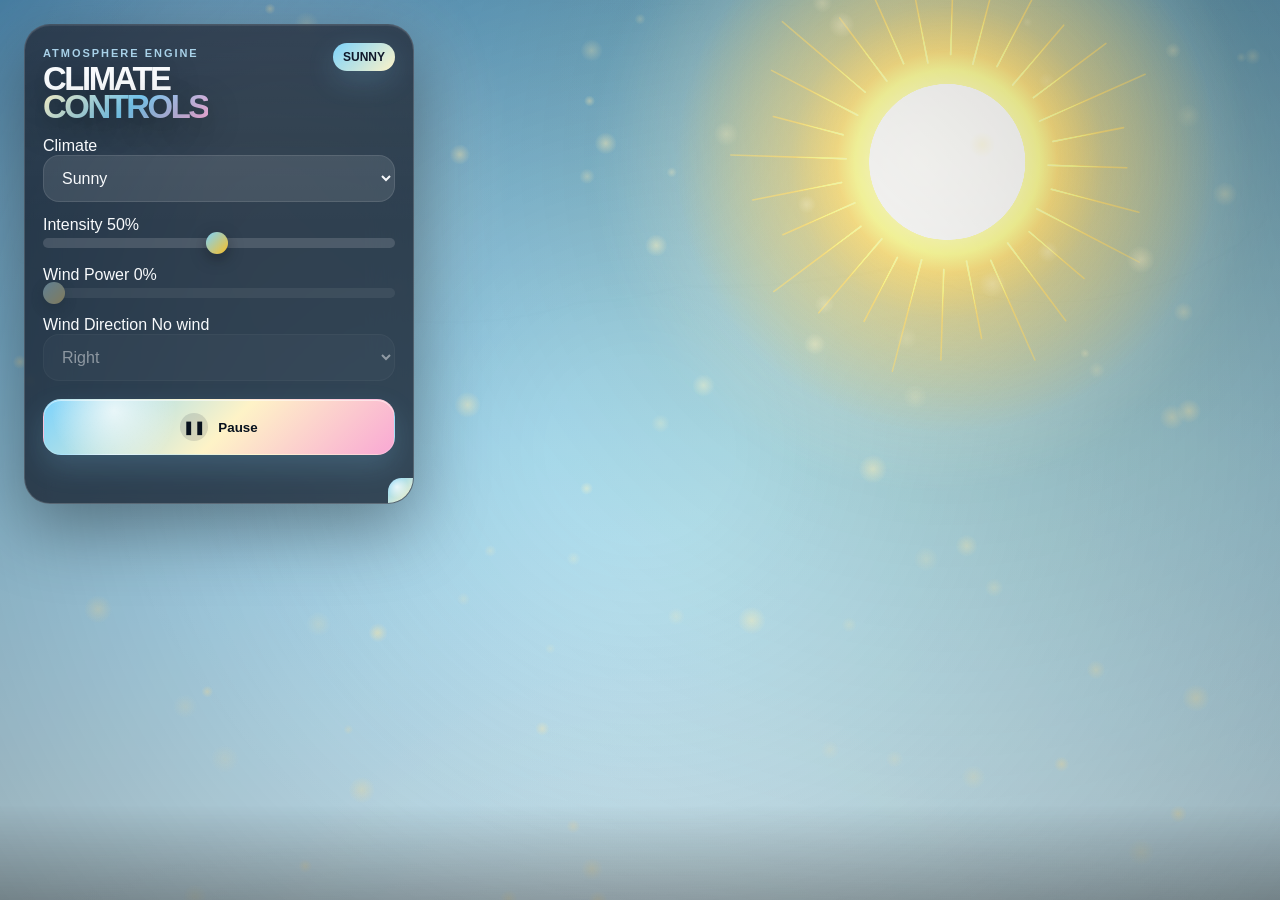
<file: example/index.html>
<!DOCTYPE html>
<html>

<head>
    <meta charset="UTF-8" />
    <meta name="viewport" content="width=device-width, initial-scale=1.0" />
    <title>Web Climate Engine</title>
    <link rel="stylesheet" href="style.css">
    <link rel="shortcut icon" href="favicon.ico" type="image/x-icon">
</head>

<body class="sunny">
    <canvas id="climateCanvas"></canvas>

    <div class="cloud-layer" aria-hidden="true"></div>
    <div class="flash" id="flash" aria-hidden="true"></div>
    <div class="scene-glow" aria-hidden="true"></div>
    <div class="ground" aria-hidden="true"></div>

    <div class="desert-cactus" aria-hidden="true">
        <div class="cactus">
            <div class="cactus-tall">
                <span class="cactus-arm cactus-arm-left"></span>
                <span class="cactus-arm cactus-arm-right"></span>
                <span class="cactus-flower"></span>
            </div>
        </div>
    </div>

    <div class="snow-snowman" aria-hidden="true">
        <div class="snowman">
            <span class="snowman-hat"></span>
            <span class="snowman-head"></span>
            <span class="snowman-body"></span>
        </div>
    </div>

    <aside class="panel">
        <div class="panel-header">
            <div>
                <span class="eyebrow">Atmosphere Engine</span>
                <h1>Climate<br><strong>Controls</strong></h1>
            </div>
            <div class="badge" id="badge">SUNNY</div>
        </div>

        <div class="control">
            <label for="climateOptions">
                Climate
            </label>
            <select id="climateOptions">
                <option value="sunny">Sunny</option>
                <option value="rain">Rain</option>
                <option value="storm">Storm</option>
                <option value="snow">Snow</option>
                <option value="autumn">Autumn Breeze</option>
                <option value="petals">Gale of Petals</option>
                <option value="sandstorm">Sandstorm</option>
            </select>
        </div>

        <div class="control">
            <label for="intensity">
                Intensity
                <span id="intensityValue">50%</span>
            </label>
            <input id="intensity" type="range" min="1" max="100" value="50" />
        </div>

        <div class="control" id="windPowerControl">
            <label for="windPower">
                Wind Power
                <span id="windPowerValue">30%</span>
            </label>
            <input id="windPower" type="range" min="0" max="100" value="30" />
        </div>

        <div class="control" id="windDirectionControl">
            <label for="windDirection">
                Wind Direction
                <span id="windDirectionName">Right</span>
            </label>
            <select id="windDirection">
                <option value="right">Right</option>
                <option value="left">Left</option>
            </select>
        </div>

        <button class="primary" id="controlBtn" type="button">
            <span class="btn-icon" aria-hidden="true">❚❚</span>
            <span class="btn-text">Pause</span>
        </button>

        <span class="toggle-panel"></span>
    </aside>

    <script src="../Climate.js"></script>
    <script src="main.js"></script>
</body>

</html>
</file>
<file: example/style.css>
:root {
  --panel-bg: rgba(12, 18, 32, 0.72);
  --panel-border: rgba(255, 255, 255, 0.16);
  --text: #f8fafc;
  --muted: #b9c4d6;
  --accent: #7dd3fc;
}

* {
  margin: 0;
  padding: 0;
  box-sizing: border-box;
}

html,
body {
  width: 100%;
  height: 100%;
  overflow: hidden;
  font-family: Arial, Helvetica, sans-serif;
  background: #0f172a;
  color: var(--text);
}

/* Camada principal desenhada pela classe Climate. */
canvas {
  position: fixed;
  inset: 0;
  width: 100%;
  height: 100%;
  display: block;
}

.flash {
  position: fixed;
  inset: 0;
  pointer-events: none;
  z-index: 2;
  opacity: 0;
  background: rgba(220, 238, 255, 0.95);
  mix-blend-mode: screen;
}

.cloud-layer {
  position: fixed;
  inset: 0;
  pointer-events: none;
  z-index: 1;
  opacity: 0.35;
  transition: opacity 0.7s ease, filter 0.7s ease, background 0.7s ease;
  background:
    radial-gradient(ellipse at 15% 18%, rgba(255, 255, 255, 0.13), transparent 34%),
    radial-gradient(ellipse at 45% 14%, rgba(255, 255, 255, 0.11), transparent 35%),
    radial-gradient(ellipse at 82% 20%, rgba(255, 255, 255, 0.12), transparent 34%),
    linear-gradient(180deg, rgba(255, 255, 255, 0.06), transparent 45%);
  filter: blur(8px);
  animation: cloudsMove 18s linear infinite alternate;
}

@keyframes cloudsMove {
  from {
    transform: translateX(-2%);
  }

  to {
    transform: translateX(3%);
  }
}

.scene-glow {
  position: fixed;
  inset: 0;
  pointer-events: none;
  background:
    radial-gradient(circle at 50% 120%, rgba(255, 255, 255, 0.08), transparent 35%),
    linear-gradient(180deg, rgba(255, 255, 255, 0.04), transparent 35%);
  mix-blend-mode: screen;
  transition: background 0.7s ease, opacity 0.7s ease;
}

.ground {
  position: fixed;
  left: 0;
  right: 0;
  bottom: 0;
  height: 95px;
  pointer-events: none;
  background:
    linear-gradient(180deg, transparent, rgba(0, 0, 0, 0.28)),
    radial-gradient(ellipse at center bottom, rgba(255, 255, 255, 0.08), transparent 70%);
  transition: background 0.7s ease, opacity 0.7s ease;
}

body {
  &.sunny {
    .cloud-layer {
      opacity: 0.04;
    }

    .scene-glow {
      background:
        radial-gradient(circle at 72% 18%, rgba(255, 246, 196, 0.46), transparent 28%),
        radial-gradient(circle at 50% 120%, rgba(255, 255, 255, 0.08), transparent 35%);
    }
  }

  &.rain .cloud-layer {
    opacity: 0.35;
  }

  &.storm .cloud-layer {
    opacity: 0.95;
  }

  &.snow {
    .cloud-layer {
      opacity: 0.30;
      filter: blur(18px) saturate(0.78);
      background:
        radial-gradient(ellipse at 12% 18%, rgba(220, 238, 246, 0.18), transparent 40%),
        radial-gradient(ellipse at 54% 10%, rgba(245, 252, 255, 0.12), transparent 46%),
        radial-gradient(ellipse at 88% 22%, rgba(165, 194, 211, 0.13), transparent 42%),
        linear-gradient(180deg, rgba(205, 226, 238, 0.09), rgba(72, 91, 106, 0.08) 48%, transparent 78%);
    }

    .scene-glow {
      opacity: 0.62;
      background:
        radial-gradient(circle at 48% 106%, rgba(205, 232, 244, 0.20), transparent 44%),
        radial-gradient(circle at 80% 12%, rgba(255, 255, 255, 0.10), transparent 28%),
        linear-gradient(180deg, rgba(176, 203, 220, 0.07), rgba(210, 232, 242, 0.05) 42%, transparent 82%);
    }

    .ground {
      opacity: 0.68;
      background:
        linear-gradient(180deg, transparent, rgba(12, 24, 34, 0.28)),
        radial-gradient(ellipse at center bottom, rgba(160, 184, 196, 0.35), transparent 72%);
    }

    .snow-snowman {
      opacity: 1;
    }
  }

  &.autumn .cloud-layer,
  &.petals .cloud-layer {
    opacity: 0.17;
    filter: blur(10px);
  }

  &.sandstorm {
    .cloud-layer {
      opacity: 0.34;
      filter: blur(13px) sepia(0.35) saturate(1.15);
      background:
        radial-gradient(ellipse at 12% 28%, rgba(254, 215, 170, 0.16), transparent 38%),
        radial-gradient(ellipse at 58% 18%, rgba(217, 119, 6, 0.13), transparent 40%),
        radial-gradient(ellipse at 90% 22%, rgba(120, 53, 15, 0.18), transparent 42%),
        linear-gradient(180deg, rgba(251, 191, 36, 0.10), rgba(146, 64, 14, 0.15) 58%, transparent 82%);
    }

    .scene-glow {
      opacity: 0.68;
      background:
        radial-gradient(circle at 72% 16%, rgba(255, 220, 145, 0.20), transparent 28%),
        radial-gradient(circle at 50% 115%, rgba(124, 75, 31, 0.30), transparent 42%);
      mix-blend-mode: soft-light;
    }

    .ground {
      opacity: 0.78;
      height: 130px;
      background:
        linear-gradient(180deg, transparent, rgba(80, 49, 23, 0.32)),
        radial-gradient(ellipse at center bottom, rgba(204, 132, 55, 0.52), transparent 74%);
    }

    .desert-cactus {
      opacity: 1;

      .cactus {
        animation: cactusResist 0.9s ease-in-out infinite alternate;
      }
    }

    &.is-paused .cactus,
    &.is-paused .cactus-flower {
      animation-play-state: paused !important;
    }
  }
}

.snow-snowman {
  position: fixed;
  inset: 0;
  pointer-events: none;
  z-index: 3;
  opacity: 0;
  transition: opacity 0.55s ease;

  .snowman {
    position: fixed;
    left: 96%;
    bottom: 0;

    width: 76px;
    height: 132px;
    transform: scale(0.25);
    transform-origin: 50% 100%;
    filter: drop-shadow(0 16px 20px rgba(6, 18, 30, 0.22));

    .snowman-head,
    .snowman-body {
      position: absolute;
      left: 50%;
      transform: translateX(-50%);
      border-radius: 50%;
      background:
        radial-gradient(circle at 34% 28%, rgba(255, 255, 255, 0.98), rgba(232, 247, 255, 0.94) 58%, rgba(174, 207, 224, 0.92));
      box-shadow:
        inset -8px -8px 16px rgba(125, 158, 176, 0.18),
        inset 8px 8px 16px rgba(255, 255, 255, 0.48);
    }

    .snowman-head {
      top: 20px;
      width: 42px;
      height: 42px;

      &::before,
      &::after {
        content: "";
        position: absolute;
        top: 15px;
        width: 5px;
        height: 5px;
        border-radius: 50%;
        background: #102033;
      }

      &::before {
        left: 12px;
      }

      &::after {
        right: 12px;
      }
    }

    .snowman-body {
      bottom: 0;
      width: 68px;
      height: 72px;

      &::before,
      &::after {
        content: "";
        position: absolute;
        left: 50%;
        width: 6px;
        height: 6px;
        border-radius: 50%;
        background: rgba(15, 23, 42, 0.78);
        transform: translateX(-50%);
      }

      &::before {
        top: 20px;
      }

      &::after {
        top: 39px;
      }
    }

    .snowman-hat {
      position: absolute;
      left: 50%;
      top: 5px;
      width: 38px;
      height: 16px;
      background: #111827;
      border-radius: 6px 6px 2px 2px;
      transform: translateX(-50%) rotate(-3deg);
      z-index: 2;
      box-shadow: 0 12px 0 -8px #334155;

      &::after {
        content: "";
        position: absolute;
        left: -8px;
        right: -8px;
        bottom: -5px;
        height: 7px;
        border-radius: 999px;
        background: #0f172a;
      }
    }
  }
}

.desert-cactus {
  position: fixed;
  inset: 0;
  pointer-events: none;
  z-index: 3;
  opacity: 0;
  transition: opacity 0.55s ease;

  .cactus {
    position: fixed;
    right: 12%;
    bottom: 58px;

    width: 92px;
    height: 184px;
    pointer-events: none;
    animation-delay: -0.12s;
    transform-origin: 50% 100%;

    .cactus-tall {
      position: absolute;
      left: 34px;
      bottom: 0;
      width: 28px;
      height: 166px;
      border-radius: 18px 18px 10px 10px;
      background:
        linear-gradient(90deg, rgba(255, 255, 255, 0.18), transparent 28%, rgba(0, 0, 0, 0.16) 78%),
        linear-gradient(180deg, #2f8b57, #1f6a43);
      box-shadow:
        inset 4px 0 0 rgba(255, 255, 255, 0.08),
        inset -5px 0 0 rgba(0, 0, 0, 0.12),
        0 12px 24px rgba(0, 0, 0, 0.25);

      &::before,
      &::after {
        content: "";
        position: absolute;
        top: 10px;
        bottom: 12px;
        width: 2px;
        border-radius: 999px;
        background: rgba(215, 255, 221, 0.22);
      }

      &::before {
        left: 8px;
      }

      &::after {
        right: 8px;
      }

      .cactus-arm {
        position: absolute;
        width: 22px;
        height: 58px;
        border-radius: 18px 18px 10px 10px;
        background:
          linear-gradient(90deg, rgba(255, 255, 255, 0.14), transparent 36%, rgba(0, 0, 0, 0.12) 82%),
          linear-gradient(180deg, #318d58, #1f6a43);


        &.cactus-arm-left {
          left: -22px;
          top: 66px;
          transform: rotate(-8deg);

          &::after {
            right: -14px;
            border-radius: 0 0 999px 999px;
          }
        }

        &.cactus-arm-right {
          right: -22px;
          top: 86px;
          transform: rotate(10deg);

          &::after {
            left: -14px;
            border-radius: 0 0 999px 999px;
          }
        }

        &.cactus-arm-left::after,
        &.cactus-arm-right::after {
          content: "";
          position: absolute;
          width: 24px;
          height: 17px;
          bottom: 0;
          background: inherit;
        }
      }

      .cactus-flower {
        position: absolute;
        left: 4px;
        top: -13px;
        width: 20px;
        height: 20px;
        background:
          radial-gradient(circle at 50% 50%, #fef08a 0 18%, transparent 19%),
          radial-gradient(circle at 50% 18%, #fb7185 0 24%, transparent 25%),
          radial-gradient(circle at 82% 50%, #fb7185 0 24%, transparent 25%),
          radial-gradient(circle at 50% 82%, #fb7185 0 24%, transparent 25%),
          radial-gradient(circle at 18% 50%, #fb7185 0 24%, transparent 25%);
        animation: flowerShake 0.26s ease-in-out infinite alternate;
      }
    }
  }
}

@keyframes cactusResist {
  0% {
    transform: scale(var(--cactus-scale, 1)) skewX(-4deg) translateX(0) rotate(-0.6deg);
  }

  38% {
    transform: scale(var(--cactus-scale, 1)) skewX(-13deg) translateX(-9px) rotate(-1.5deg);
  }

  64% {
    transform: scale(var(--cactus-scale, 1)) skewX(-8deg) translateX(-5px) rotate(-1deg);
  }

  100% {
    transform: scale(var(--cactus-scale, 1)) skewX(-15deg) translateX(-11px) rotate(-1.8deg);
  }
}

@keyframes flowerShake {
  0% {
    transform: rotate(-16deg) translateX(0) translateY(0);
  }

  50% {
    transform: rotate(20deg) translateX(-3px) translateY(1px);
  }

  100% {
    transform: rotate(-10deg) translateX(-5px) translateY(-1px);
  }
}

aside.panel {
  position: fixed;
  left: 24px;
  top: 24px;
  width: 100%;
  max-width: 390px;
  height: 100%;
  max-height: 480px;
  padding: 18px;
  padding-bottom: 26px;
  border: 1px solid var(--panel-border);
  border-radius: 26px;
  background:
    linear-gradient(180deg, rgba(255, 255, 255, 0.055), transparent 42%),
    var(--panel-bg);
  backdrop-filter: blur(20px);
  z-index: 5;
  box-shadow:
    0 24px 70px rgba(0, 0, 0, 0.38),
    inset 0 1px 0 rgba(255, 255, 255, 0.08);
  overflow: hidden;
  transition: all .3s ease-in-out;

  &.closed {
    padding: 0;
    padding-left: 6px;
    width: 210px;
    height: 25px;
    border-radius: 5px;
    border-bottom-right-radius: 26px;
    border-top-right-radius: 26px;
  }

  .panel-header {
    margin-bottom: 16px;
    display: flex;
    align-items: flex-start;
    justify-content: space-between;
    gap: 14px;

    .eyebrow {
      display: inline-flex;
      margin-bottom: 6px;
      color: #bae6fd;
      font-size: 11px;
      font-weight: 800;
      letter-spacing: 0.18em;
      text-transform: uppercase;
      opacity: 0.88;
    }

    h1 {
      font-size: 2.05rem;
      letter-spacing: -2.4px;
      line-height: 0.86;
      font-weight: 900;
      text-transform: uppercase;
      color: #f8fafc;
      text-shadow: 0 10px 32px rgba(0, 0, 0, 0.45);

      strong {
        color: transparent;
        background: linear-gradient(135deg, #fef3c7 0%, #7dd3fc 52%, #f9a8d4 100%);
        -webkit-background-clip: text;
        background-clip: text;
      }
    }

    .badge {
      background: linear-gradient(135deg, #7dd3fc, #fef3c7);
      border-radius: 999px;
      padding: 7px 10px;
      font-size: 12px;
      color: #0f172a;
      font-weight: 900;
      white-space: nowrap;
      box-shadow: 0 10px 28px rgba(125, 211, 252, 0.18);
    }
  }

  .control {
    margin-top: 14px;

    select,
    input[type="range"],
    button {
      width: 100%;
      border: none;
      outline: none;
      font: inherit;
    }

    select {
      padding: 13px 14px;
      border-radius: 16px;
      color: var(--text);
      background: rgba(255, 255, 255, 0.10);
      border: 1px solid rgba(255, 255, 255, 0.10);
      cursor: pointer;
      transition: opacity 0.2s ease, filter 0.2s ease, border-color 0.2s ease, background 0.2s ease;
    }

    select:disabled,
    input[type="range"]:disabled {
      opacity: 0.48;
      cursor: not-allowed;
      filter: saturate(0.55);
    }

    select:disabled {
      border-color: rgba(255, 255, 255, 0.07);
      background: rgba(255, 255, 255, 0.055);
    }

    option {
      background: #111827;
      color: white;
    }

    option:disabled {
      color: #8aa0b8;
    }

    input[type="range"] {
      appearance: none;
      height: 10px;
      border-radius: 999px;
      background: rgba(255, 255, 255, 0.14);
      cursor: pointer;
    }

    input[type="range"]::-webkit-slider-thumb {
      appearance: none;
      width: 22px;
      height: 22px;
      border-radius: 50%;
      background: linear-gradient(135deg, #7dd3fc, #fbbf24);
      box-shadow: 0 5px 16px rgba(0, 0, 0, 0.35);
    }

    input[type="range"]::-moz-range-thumb {
      width: 22px;
      height: 22px;
      border: none;
      border-radius: 50%;
      background: linear-gradient(135deg, #7dd3fc, #fbbf24);
      box-shadow: 0 5px 16px rgba(0, 0, 0, 0.35);
    }

    label {
      margin-bottom: 8px;
      color: var(--muted);
      font-size: 13px;
      display: flex;
      justify-content: space-between;
      gap: 12px;

      span:last-child {
        color: var(--text);
        font-weight: 700;
      }
    }

    &.is-disabled label span:last-child {
      color: #94a3b8;
    }
  }

  button.primary {
    position: relative;
    width: 100%;
    overflow: hidden;
    display: flex;
    align-items: center;
    justify-content: center;
    gap: 10px;
    color: #07111d;
    font-weight: 900;
    margin-top: 18px;
    padding: 13px 14px;
    border-radius: 18px;
    border: 1px solid rgba(255, 255, 255, 0.18);
    background:
      radial-gradient(circle at 20% 20%, rgba(255, 255, 255, 0.72), transparent 22%),
      linear-gradient(135deg, #7dd3fc, #fef3c7 52%, #f9a8d4);
    cursor: pointer;
    transition: transform 0.18s ease, box-shadow 0.18s ease, filter 0.18s ease;
    box-shadow:
      0 12px 28px rgba(125, 211, 252, 0.18),
      inset 0 1px 0 rgba(255, 255, 255, 0.52);

    &::after {
      content: "";
      position: absolute;
      inset: 0;
      background: linear-gradient(90deg, transparent, rgba(255, 255, 255, 0.36), transparent);
      transform: translateX(-120%);
      transition: transform 0.55s ease;
    }

    &:active {
      transform: translateY(0) scale(0.985);
    }

    &:hover {
      transform: translateY(-2px);
      filter: saturate(1.08);
      box-shadow:
        0 18px 38px rgba(125, 211, 252, 0.24),
        inset 0 1px 0 rgba(255, 255, 255, 0.58);

      &::after {
        transform: translateX(120%);
      }
    }

    .btn-icon {
      display: inline-grid;
      place-items: center;
      width: 28px;
      height: 28px;
      border-radius: 999px;
      background: rgba(15, 23, 42, 0.12);
      font-size: 13px;
      line-height: 1;
    }
  }

  .toggle-panel {
    position: absolute;
    right: -20px;
    bottom: -20px;
    width: 45px;
    height: 45px;
    border-top-left-radius: 30%;
    background:
      radial-gradient(circle at 20% 20%, rgba(255, 255, 255, 0.72), transparent 22%),
      linear-gradient(135deg, #7dd3fc, #fef3c7 52%, #f9a8d4);
    cursor: pointer;
  }
}

@media (max-width: 768px),
(max-height: 640px) {
  body {
    background:
      radial-gradient(circle at 20% 20%, rgba(125, 211, 252, 0.18), transparent 28%),
      radial-gradient(circle at 80% 12%, rgba(251, 191, 36, 0.12), transparent 30%),
      linear-gradient(180deg, #07111f, #111827 58%, #0f172a) !important;

    &::before {
      content: "";
      position: fixed;
      inset: 0;
      display: block;
      background:
        linear-gradient(135deg, rgba(125, 211, 252, 0.16), transparent 35%),
        radial-gradient(circle at center, rgba(255, 255, 255, 0.08), transparent 42%);
      z-index: 998;
    }

    &::after {
      content: "Tela pequena detectada. Para uma experiência melhor, acesse em um aparelho com tela maior ou ative a opção ‘Exibir como computador’ no navegador.";
      position: fixed;
      left: 50%;
      top: 50%;
      transform: translate(-50%, -50%);
      width: min(86vw, 520px);
      padding: 30px 26px;
      border-radius: 28px;
      border: 1px solid rgba(255, 255, 255, 0.18);
      background:
        linear-gradient(180deg, rgba(255, 255, 255, 0.08), transparent 45%),
        rgba(12, 18, 32, 0.88);
      backdrop-filter: blur(20px);
      color: white;
      text-align: center;
      font-weight: 850;
      font-size: clamp(1rem, 3.6vw, 1.28rem);
      line-height: 1.45;
      box-shadow: 0 30px 90px rgba(0, 0, 0, 0.48);
      z-index: 999;
    }
  }

  canvas,
  .cloud-layer,
  .flash,
  .scene-glow,
  .ground,
  .desert-cacti,
  .snowmen,
  aside.panel {
    display: none;
  }
}
</file>
